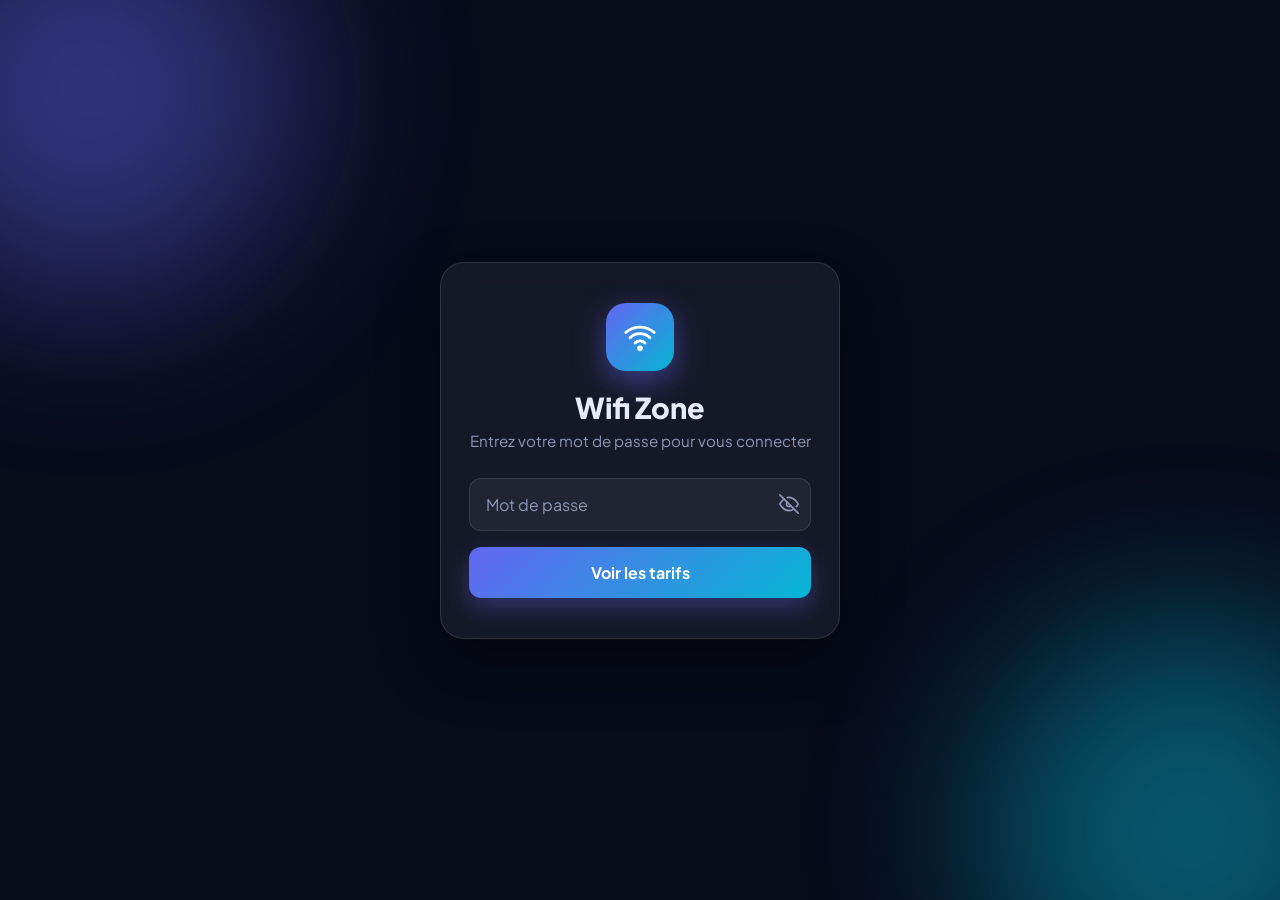
<file: index.html>
<!DOCTYPE html>
<html lang="fr">
<head>
  <meta charset="UTF-8">
  <meta name="viewport" content="width=device-width, initial-scale=1">
  <title>Wifi Zone</title>
  <link rel="preconnect" href="https://fonts.googleapis.com">
  <link href="https://fonts.googleapis.com/css2?family=Plus+Jakarta+Sans:wght@400;600;800&display=swap" rel="stylesheet">
  <link rel="stylesheet" href="style.css">
</head>
<body>
  <main class="card">
    <div class="logo">
      <svg viewBox="0 0 24 24" fill="none" stroke="#fff" stroke-width="2" stroke-linecap="round" stroke-linejoin="round"><path d="M2 8.8a15 15 0 0 1 20 0"/><path d="M5 12.5a10 10 0 0 1 14 0"/><path d="M8.5 16.2a5 5 0 0 1 7 0"/><circle cx="12" cy="20" r="1" fill="#fff"/></svg>
    </div>
    <h1>Wifi Zone</h1>
    <p class="sub">Entrez votre mot de passe pour vous connecter</p>

    <form id="loginForm">
      <div class="field">
        <input type="password" id="password" placeholder="Mot de passe" autocomplete="current-password">
        <button type="button" class="eye" id="togglePwd" aria-label="Afficher le mot de passe">
          <svg class="eye-off" viewBox="0 0 24 24" fill="none" stroke="currentColor" stroke-width="2" stroke-linecap="round" stroke-linejoin="round"><path d="M1 12s4-8 11-8 11 8 11 8-4 8-11 8S1 12 1 12z"/><circle cx="12" cy="12" r="3"/></svg>
          <svg class="eye-open" viewBox="0 0 24 24" fill="none" stroke="currentColor" stroke-width="2" stroke-linecap="round" stroke-linejoin="round"><path d="M17.94 17.94A10.07 10.07 0 0 1 12 20c-7 0-11-8-11-8a18.45 18.45 0 0 1 5.06-5.94M9.9 4.24A9.12 9.12 0 0 1 12 4c7 0 11 8 11 8a18.5 18.5 0 0 1-2.16 3.19m-6.72-1.07a3 3 0 1 1-4.24-4.24"/><line x1="1" y1="1" x2="23" y2="23"/></svg>
        </button>
      </div>
      <a href="tarifs.html" class="btn">Voir les tarifs</a>
    </form>
  </main>

  <script src="script.js"></script>
</body>
</html>
</file>
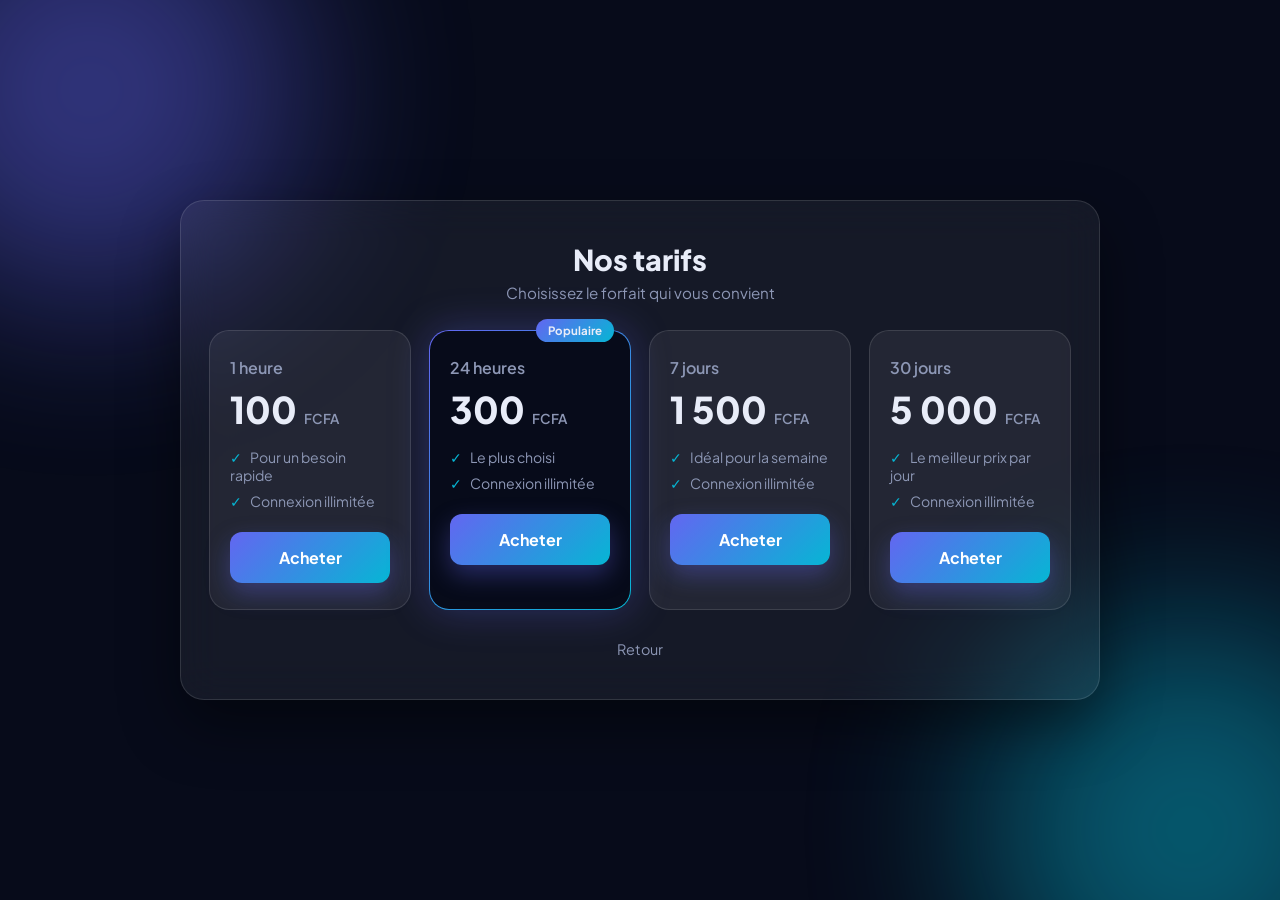
<file: tarifs.html>
<!DOCTYPE html>
<html lang="fr">
<head>
  <meta charset="UTF-8">
  <meta name="viewport" content="width=device-width, initial-scale=1">
  <title>Tarifs - Wifi Zone</title>
  <link rel="preconnect" href="https://fonts.googleapis.com">
  <link href="https://fonts.googleapis.com/css2?family=Plus+Jakarta+Sans:wght@400;600;800&display=swap" rel="stylesheet">
  <link rel="stylesheet" href="style.css">
</head>
<body>
  <main class="card wide">
    <h1>Nos tarifs</h1>
    <p class="sub">Choisissez le forfait qui vous convient</p>

    <div class="plans">
      <div class="plan">
        <h2>1 heure</h2>
        <p class="price">100 <span>FCFA</span></p>
        <ul><li>Pour un besoin rapide</li><li>Connexion illimitée</li></ul>
        <button class="btn buy" data-forfait="1 heure" data-prix="100">Acheter</button>
      </div>

      <div class="plan featured">
        <span class="badge">Populaire</span>
        <h2>24 heures</h2>
        <p class="price">300 <span>FCFA</span></p>
        <ul><li>Le plus choisi</li><li>Connexion illimitée</li></ul>
        <button class="btn buy" data-forfait="24 heures" data-prix="300">Acheter</button>
      </div>

      <div class="plan">
        <h2>7 jours</h2>
        <p class="price">1 500 <span>FCFA</span></p>
        <ul><li>Idéal pour la semaine</li><li>Connexion illimitée</li></ul>
        <button class="btn buy" data-forfait="7 jours" data-prix="1500">Acheter</button>
      </div>

      <div class="plan">
        <h2>30 jours</h2>
        <p class="price">5 000 <span>FCFA</span></p>
        <ul><li>Le meilleur prix par jour</li><li>Connexion illimitée</li></ul>
        <button class="btn buy" data-forfait="30 jours" data-prix="5000">Acheter</button>
      </div>
    </div>

    <a href="index.html" class="back">Retour</a>
  </main>

  <!-- Pop-up d’achat -->
  <div class="overlay" id="overlay">
    <div class="modal" role="dialog" aria-modal="true" aria-labelledby="mTitle">
      <button class="close" id="closeBtn" aria-label="Fermer">×</button>

      <div id="stepForm">
        <h3 id="mTitle">Confirmer l’achat</h3>
        <div class="summary">
          <div><span>Forfait</span><strong id="mForfait"></strong></div>
          <div><span>Total</span><strong id="mPrix"></strong></div>
        </div>

        <p class="label">Choisissez votre opérateur</p>
        <div class="ops">
          <label class="op mtn">
            <input type="radio" name="operator" value="MTN MoMo">
            <span>
              <img src="images/mtn.png" alt="MTN">
              <small>MTN MoMo</small>
            </span>
          </label>
          <label class="op moov">
            <input type="radio" name="operator" value="Moov Money">
            <span>
              <img src="images/moov.png" alt="Moov">
              <small>Moov Money</small>
            </span>
          </label>
        </div>

        <label class="label" for="phone" id="phoneLabel">Numéro Mobile Money</label>
        <input type="tel" id="phone" placeholder="Ex : 97 00 00 00">
        <p class="err" id="err"></p>
        <button class="btn" id="payBtn">Payer maintenant</button>
      </div>

      <div id="stepLoad" class="center hidden">
        <div class="spinner"></div>
        <p>Paiement en cours…</p>
      </div>

      <div id="stepOk" class="center hidden">
        <div class="check">✓</div>
        <h3>Paiement réussi</h3>
        <p class="sub">Votre code de connexion</p>
        <div class="code" id="code"></div>
        <button class="btn" id="doneBtn">Terminer</button>
      </div>
    </div>
  </div>

  <script src="script.js"></script>
</body>
</html>
</file>
<file: style.css>
:root {
  --bg: #070b1a; --text: #e8ecf8; --muted: #8d97b5;
  --a: #6366f1; --b: #06b6d4;
  --glass: rgba(255,255,255,.06); --line: rgba(255,255,255,.12);
}
* { box-sizing: border-box; margin: 0; padding: 0; }

body {
  min-height: 100vh; display: flex; align-items: center; justify-content: center;
  padding: 24px; position: relative; overflow-x: hidden;
  font-family: "Plus Jakarta Sans", system-ui, sans-serif;
  background: var(--bg); color: var(--text);
}
body::before, body::after {
  content: ""; position: fixed; width: 420px; height: 420px; border-radius: 50%;
  filter: blur(90px); opacity: .45; z-index: 0; animation: float 14s ease-in-out infinite;
}
body::before { background: var(--a); top: -120px; left: -120px; }
body::after  { background: var(--b); bottom: -140px; right: -120px; animation-delay: -7s; }
@keyframes float { 50% { transform: translate(60px, 40px) scale(1.1); } }

.card {
  position: relative; z-index: 1; width: 100%; max-width: 400px; text-align: center;
  padding: 40px 28px; border-radius: 24px;
  background: var(--glass); border: 1px solid var(--line);
  backdrop-filter: blur(20px); -webkit-backdrop-filter: blur(20px);
  box-shadow: 0 25px 60px rgba(0,0,0,.45);
  animation: rise .6s ease both;
}
.card.wide { max-width: 920px; }
@keyframes rise { from { opacity: 0; transform: translateY(20px); } }

.logo {
  width: 68px; height: 68px; margin: 0 auto 18px; border-radius: 20px;
  display: grid; place-items: center;
  background: linear-gradient(135deg, var(--a), var(--b));
  box-shadow: 0 10px 30px rgba(99,102,241,.5);
}
.logo svg { width: 34px; height: 34px; }

h1 { font-size: 1.8rem; font-weight: 800; margin-bottom: 6px; }
.sub { color: var(--muted); margin-bottom: 28px; font-size: .95rem; }

form { display: flex; flex-direction: column; gap: 16px; }
.field { position: relative; }

input {
  width: 100%; padding: 15px 16px; font: inherit; color: var(--text);
  background: rgba(255,255,255,.05); border: 1px solid var(--line);
  border-radius: 12px; outline: none; transition: .2s;
}
input::placeholder { color: var(--muted); }
input:focus { border-color: var(--a); box-shadow: 0 0 0 4px rgba(99,102,241,.2); }

.eye {
  position: absolute; right: 12px; top: 50%; transform: translateY(-50%);
  background: none; border: none; color: var(--muted); cursor: pointer; display: grid;
}
.eye svg { width: 20px; height: 20px; }
.eye:hover { color: var(--text); }

.eye-off { display: none; }
.eye.active .eye-open { display: none; }
.eye.active .eye-off { display: block; }

.btn {
  display: block; width: 100%; padding: 15px; font: inherit; font-weight: 700;
  color: #fff; text-decoration: none; text-align: center; cursor: pointer;
  background: linear-gradient(135deg, var(--a), var(--b));
  border: none; border-radius: 12px;
  box-shadow: 0 10px 25px rgba(99,102,241,.35); transition: .2s;
}
.btn:hover { transform: translateY(-2px); box-shadow: 0 14px 30px rgba(99,102,241,.5); }
.btn:active { transform: translateY(0); }

/* Tarifs */
.plans {
  display: grid; grid-template-columns: repeat(auto-fit, minmax(190px, 1fr));
  gap: 18px; margin-bottom: 28px; text-align: left;
}
.plan {
  position: relative; padding: 26px 20px; border-radius: 20px;
  background: var(--glass); border: 1px solid var(--line); transition: .25s;
}
.plan:hover { transform: translateY(-6px); border-color: rgba(255,255,255,.3); }
.plan.featured {
  border-color: transparent;
  background: linear-gradient(var(--bg), var(--bg)) padding-box,
              linear-gradient(135deg, var(--a), var(--b)) border-box;
  border: 1.5px solid transparent;
  box-shadow: 0 0 40px rgba(99,102,241,.3);
}
.badge {
  position: absolute; top: -12px; right: 16px; padding: 4px 12px;
  font-size: .72rem; font-weight: 700; border-radius: 99px;
  background: linear-gradient(135deg, var(--a), var(--b));
}
.plan h2 { font-size: 1rem; color: var(--muted); font-weight: 600; margin-bottom: 8px; }
.price { font-size: 2.3rem; font-weight: 800; margin-bottom: 16px; }
.price span { font-size: .85rem; font-weight: 600; color: var(--muted); }
.plan ul { list-style: none; margin-bottom: 22px; display: grid; gap: 8px; font-size: .88rem; color: var(--muted); }
.plan li::before { content: "✓"; color: var(--b); font-weight: 800; margin-right: 8px; }

.back { color: var(--muted); text-decoration: none; font-size: .9rem; }
.back:hover { color: var(--text); }

/* Pop-up */
.overlay {
  position: fixed; inset: 0; z-index: 10; display: grid; place-items: center; padding: 20px;
  background: rgba(3,6,18,.7); backdrop-filter: blur(6px);
  opacity: 0; pointer-events: none; transition: opacity .25s;
}
.overlay.open { opacity: 1; pointer-events: auto; }

.modal {
  position: relative; width: 100%; max-width: 380px; padding: 32px 26px; border-radius: 24px;
  background: #0d1330; border: 1px solid var(--line);
  box-shadow: 0 30px 80px rgba(0,0,0,.6);
  transform: scale(.92) translateY(20px); transition: transform .3s cubic-bezier(.2,.9,.3,1.2);
}
.overlay.open .modal { transform: none; }
.modal h3 { font-size: 1.25rem; font-weight: 800; margin-bottom: 18px; }
.modal label { display: block; margin: 18px 0 8px; font-size: .85rem; color: var(--muted); }
.modal .btn { margin-top: 18px; }

.close {
  position: absolute; top: 14px; right: 16px; width: 32px; height: 32px;
  font-size: 1.5rem; line-height: 1; color: var(--muted); cursor: pointer;
  background: var(--glass); border: none; border-radius: 50%;
}
.close:hover { color: #fff; }

.summary { display: grid; gap: 10px; padding: 14px 16px; border-radius: 14px; background: var(--glass); border: 1px solid var(--line); }
.summary div { display: flex; justify-content: space-between; }
.summary span { color: var(--muted); }

.err { min-height: 18px; margin-top: 8px; font-size: .82rem; color: #fb7185; }
.hidden { display: none; }
.center { text-align: center; padding: 10px 0; }
.center p { color: var(--muted); }

/* Choix de l’opérateur */
.label { display: block; margin: 18px 0 8px; font-size: .85rem; color: var(--muted); text-align: left; }

.ops { display: grid; grid-template-columns: 1fr 1fr; gap: 10px; }
.op input { position: absolute; opacity: 0; pointer-events: none; }
.op span {
  display: block; padding: 14px 8px; text-align: center; font-weight: 700; font-size: .92rem;
  border-radius: 12px; cursor: pointer; transition: .2s;
  background: var(--glass); border: 1.5px solid var(--line);
}
.op span:hover { border-color: rgba(255,255,255,.35); }

.op.mtn input:checked + span  { border-color: #ffcc00; background: rgba(255,204,0,.14); color: #ffcc00; }
.op.moov input:checked + span { border-color: #2f8bff; background: rgba(47,139,255,.16); color: #6aaeff; }
.op input:focus-visible + span { box-shadow: 0 0 0 4px rgba(99,102,241,.3); }

.op img {
  display: block; height: 38px; max-width: 100%;
  margin: 0 auto 8px; object-fit: contain;
}
.op small { display: block; font-size: .78rem; font-weight: 600; color: var(--muted); }
.op input:checked + span small { color: inherit; }

.spinner {
  width: 46px; height: 46px; margin: 10px auto 18px; border-radius: 50%;
  border: 4px solid var(--line); border-top-color: var(--b); animation: spin .8s linear infinite;
}
@keyframes spin { to { transform: rotate(360deg); } }

.check {
  width: 64px; height: 64px; margin: 0 auto 16px; border-radius: 50%;
  display: grid; place-items: center; font-size: 2rem; font-weight: 800;
  background: linear-gradient(135deg, #10b981, var(--b)); animation: pop .5s ease both;
}
@keyframes pop { from { transform: scale(0); } 60% { transform: scale(1.15); } }

.code {
  margin: 6px 0 4px; padding: 14px; font-size: 1.6rem; font-weight: 800; letter-spacing: 3px;
  border-radius: 14px; border: 2px dashed var(--b); color: var(--b); user-select: all;
}

@media (max-width: 480px) { .card { padding: 32px 18px; } }
</file>
